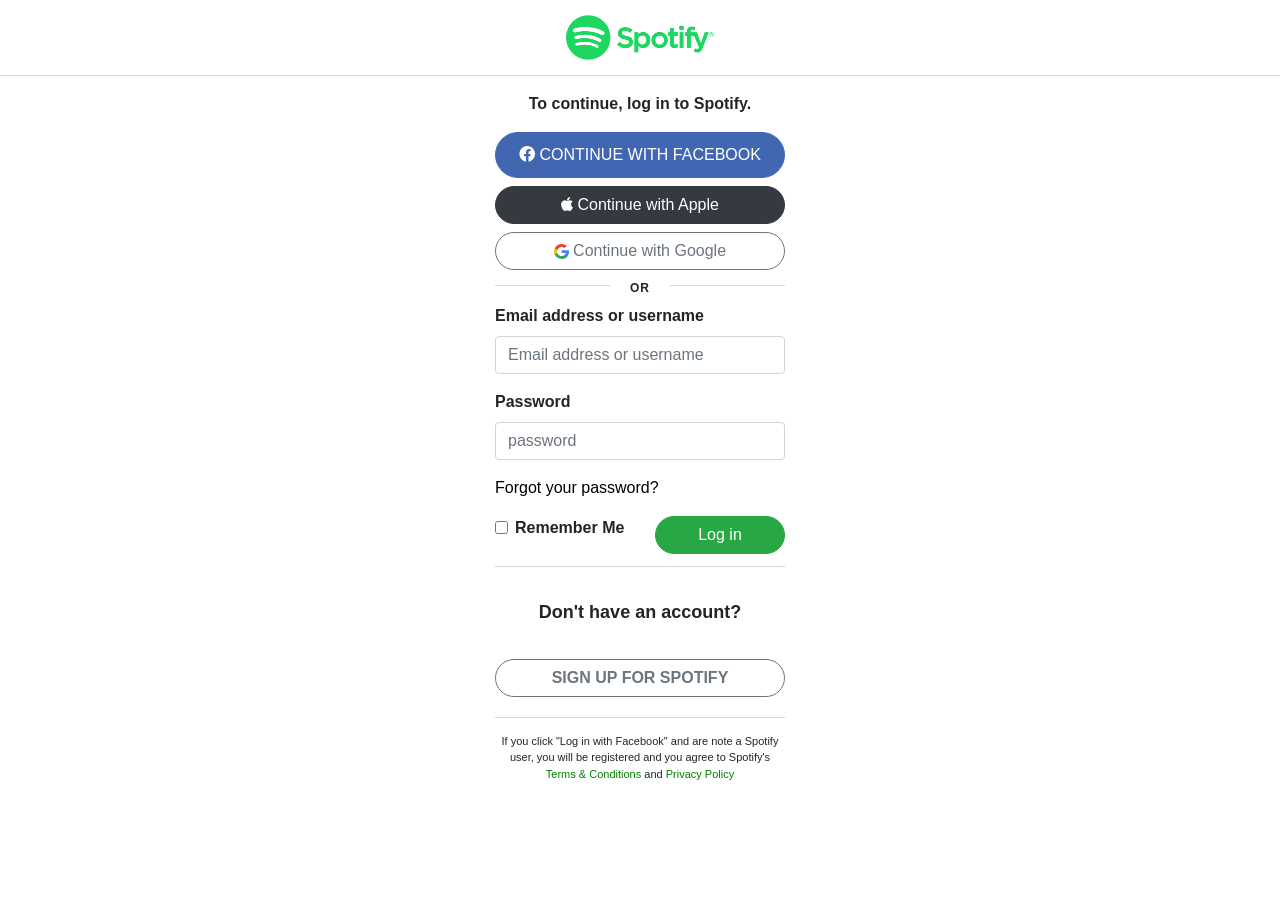
<file: login.html>
<!doctype html>
<html lang="en">
  <head>
    <title>Login</title>
    <link rel="icon" href="assets/images/icon.png">
    <!-- Required meta tags -->
    <meta charset="utf-8">
    <meta name="viewport" content="width=device-width, initial-scale=1, shrink-to-fit=no">

    <!-- Bootstrap CSS -->
    <link rel="stylesheet" href="https://cdn.jsdelivr.net/npm/bootstrap@4.6.0/dist/css/bootstrap.min.css" integrity="sha384-B0vP5xmATw1+K9KRQjQERJvTumQW0nPEzvF6L/Z6nronJ3oUOFUFpCjEUQouq2+l" crossorigin="anonymous">
    <!-- Font Awesome CSS -->
    <link rel="stylesheet" href="https://cdnjs.cloudflare.com/ajax/libs/font-awesome/5.15.3/css/all.min.css" integrity="sha512-iBBXm8fW90+nuLcSKlbmrPcLa0OT92xO1BIsZ+ywDWZCvqsWgccV3gFoRBv0z+8dLJgyAHIhR35VZc2oM/gI1w==" crossorigin="anonymous" referrerpolicy="no-referrer" />
    <link rel="stylesheet" href="assets/css/style.css">
  </head>
  <body class="login-body">
    <div class="container-fluid">
      <div class="row " style="border-bottom: 1px solid #0000002b;">
        <div class="offset-md-4 col-md-4  d-flex justify-content-center">
            <img class="align-item-center" src="assets/images/logo-green.png" width="150px" style="margin-top: 15px; margin-bottom: 15px;">
        </div>
      </div>
      <div class="row row-cols-md-12 row-cols-lg-4 row-cols-sm-12  d-flex justify-content-center">
        <div class="col">
          <div class="login-top text-center">
            <p class="font-weight-bold mt-3">To continue, log in to Spotify.</p>
            <button type="button" class="btn btn-primary btn-block rounded-pill btn-facebook"><i class="fab fa-facebook"></i> Continue with Facebook</button>
            <button type="button" class="btn btn-dark btn-block rounded-pill btn-apply"><i class="fab fa-apple"></i> Continue with Apple</button>
            <button type="button" class="btn btn-outline-secondary btn-block rounded-pill btn-apply"><img src="assets/images/icons/google.svg" height="15px"> Continue with Google</button>
            <div class="divider">
              <strong class="divider-title ng-binding">or</strong>
            </div>
            
          
          </div>
          <div>
            <form class="login-form">
              <div class="form-group">
                <label for="exampleInputEmail1">Email address or username</label>
                <input type="email" placeholder="Email address or username" class="form-control" id="exampleInputEmail1" aria-describedby="emailHelp">
              </div>
              <div class="form-group">
                <label for="exampleInputPassword1">Password</label>
                <input type="password" placeholder="password" class="form-control" id="exampleInputPassword1">
              </div>
              <div class="form-group">
                <a href="#">Forgot your password?</a>
              </div>
              <div class="row">
                <div class="col-6">
                  <div class="form-group form-check">
                    <input type="checkbox" class="form-check-input" id="exampleCheck1">
                    <label class="form-check-label" for="exampleCheck1">Remember Me</label>
                  </div>
                </div>
                <div class="col-6"><button type="submit" class="btn btn-success btn-block rounded-pill">Log in</button></div>
              </div>
            </form>
            <div class="text-center login-footer">
              <h5>Don't have an account?</h5>
              <button type="button" class="btn btn-outline-secondary btn-block rounded-pill btn-apply">Sign up for Spotify</button>
            </div>
            <p class="text-center agree-text">If you click "Log in with Facebook" and are note a Spotify user, you will be registered and you agree to Spotify's <a href="#">Terms & Conditions</a> and <a href="#">Privacy Policy</a></p>
          </div>
        </div>
      </div>
    </div>
    <script src="https://code.jquery.com/jquery-3.5.1.slim.min.js" integrity="sha384-DfXdz2htPH0lsSSs5nCTpuj/zy4C+OGpamoFVy38MVBnE+IbbVYUew+OrCXaRkfj" crossorigin="anonymous"></script>
    <script src="https://cdn.jsdelivr.net/npm/popper.js@1.16.1/dist/umd/popper.min.js" integrity="sha384-9/reFTGAW83EW2RDu2S0VKaIzap3H66lZH81PoYlFhbGU+6BZp6G7niu735Sk7lN" crossorigin="anonymous"></script>
    <script src="https://cdn.jsdelivr.net/npm/bootstrap@4.6.0/dist/js/bootstrap.min.js" integrity="sha384-+YQ4JLhjyBLPDQt//I+STsc9iw4uQqACwlvpslubQzn4u2UU2UFM80nGisd026JF" crossorigin="anonymous"></script>
   
  </body>
</html>
</file>
<file: assets/css/style.css>
:root{
    --primary-color:#1DB954;
    --primary-black:#000000;
    --primary-red-black-gradiant:#191414;
	  --background-noise:url(../images/background-noise.svg)
}

/* 
Importing fonts
*/
@font-face {
	font-family: "CircularSpotifyTxT Book Web";
	src: url("fonts/CircularSpotifyTxT-Book.eot");
	src: url("fonts/CircularSpotifyTxT-Book.svg") format("svg"),
		 url("fonts/CircularSpotifyTxT-Book.ttf") format("truetype"),
		 url("fonts/CircularSpotifyTxT-Book.woff") format("woff"),
		 url("fonts/CircularSpotifyTxT-Book.woff2") format("woff2");
}

@font-face {
	font-family: "CircularSpotifyTxT Book Italic Web";
	src: url("fonts/CircularSpotifyTxT-BookItalic.eot");
	src: url("fonts/CircularSpotifyTxT-BookItalic.svg") format("svg"),
		 url("fonts/CircularSpotifyTxT-BookItalic.ttf") format("truetype"),
		 url("fonts/CircularSpotifyTxT-BookItalic.woff") format("woff"),
		 url("fonts/CircularSpotifyTxT-BookItalic.woff2") format("woff2");
}

@font-face {
	font-family: "CircularSpotifyTxT Light Web";
	src: url("fonts/CircularSpotifyTxT-Light.eot");
	src: url("fonts/CircularSpotifyTxT-Light.svg") format("svg"),
		 url("fonts/CircularSpotifyTxT-Light.ttf") format("truetype"),
		 url("fonts/CircularSpotifyTxT-Light.woff") format("woff"),
		 url("fonts/CircularSpotifyTxT-Light.woff2") format("woff2");
}

@font-face {
	font-family: "CircularSpotifyTxT Light Italic Web";
	src: url("fonts/CircularSpotifyTxT-LightItalic.eot");
	src: url("fonts/CircularSpotifyTxT-LightItalic.svg") format("svg"),
		 url("fonts/CircularSpotifyTxT-LightItalic.ttf") format("truetype"),
		 url("fonts/CircularSpotifyTxT-LightItalic.woff") format("woff"),
		 url("fonts/CircularSpotifyTxT-LightItalic.woff2") format("woff2");
}

@font-face {
	font-family: "CircularSpotifyTxT Medium Web";
	src: url("fonts/CircularSpotifyTxT-Medium.eot");
	src: url("fonts/CircularSpotifyTxT-Medium.svg") format("svg"),
		 url("fonts/CircularSpotifyTxT-Medium.ttf") format("truetype"),
		 url("fonts/CircularSpotifyTxT-Medium.woff") format("woff"),
		 url("fonts/CircularSpotifyTxT-Medium.woff2") format("woff2");
}

@font-face {
	font-family: "CircularSpotifyTxT Medium Italic Web";
	src: url("fonts/CircularSpotifyTxT-MediumItalic.eot");
	src: url("fonts/CircularSpotifyTxT-MediumItalic.svg") format("svg"),
		 url("fonts/CircularSpotifyTxT-MediumItalic.ttf") format("truetype"),
		 url("fonts/CircularSpotifyTxT-MediumItalic.woff") format("woff"),
		 url("fonts/CircularSpotifyTxT-MediumItalic.woff2") format("woff2");
}

@font-face {
	font-family: "CircularSpotifyTxT Black Web";
	src: url("fonts/CircularSpotifyTxT-Black.eot");
	src: url("fonts/CircularSpotifyTxT-Black.ttf") format("truetype"),
		 url("fonts/CircularSpotifyTxT-Black.woff") format("woff"),
		 url("fonts/CircularSpotifyTxT-Black.woff2") format("woff2");
}

@font-face {
	font-family: "CircularSpotifyTxT Black Italic Web";
	src: url("fonts/CircularSpotifyTxT-BlackItalic.eot");
	src: url("fonts/CircularSpotifyTxT-BlackItalic.svg") format("svg"),
		 url("fonts/CircularSpotifyTxT-BlackItalic.ttf") format("truetype"),
		 url("fonts/CircularSpotifyTxT-BlackItalic.woff") format("woff"),
		 url("fonts/CircularSpotifyTxT-BlackItalic.woff2") format("woff2");
}

@font-face {
	font-family: "CircularSpotifyTxT Bold Web";
	src: url("fonts/CircularSpotifyTxT-Bold.eot");
	src: url("fonts/CircularSpotifyTxT-Bold.svg") format("svg"),
		 url("fonts/CircularSpotifyTxT-Bold.ttf") format("truetype"),
		 url("fonts/CircularSpotifyTxT-Bold.woff") format("woff"),
		 url("fonts/CircularSpotifyTxT-Bold.woff2") format("woff2");
}

@font-face {
	font-family: "CircularSpotifyTxT Bold Italic Web";
	src: url("fonts/CircularSpotifyTxT-BoldItalic.eot");
	src: url("fonts/CircularSpotifyTxT-BoldItalic.svg") format("svg"),
		 url("fonts/CircularSpotifyTxT-BoldItalic.ttf") format("truetype"),
		 url("fonts/CircularSpotifyTxT-BoldItalic.woff") format("woff"),
		 url("fonts/CircularSpotifyTxT-BoldItalic.woff2") format("woff2");
}

/*
Style
*/

body{
background: var(--primary-black);
font-family: spotify-circular,spotify-circular-cyrillic,spotify-circular-arabic,spotify-circular-hebrew,Helvetica Neue,helvetica,arial,Hiragino Kaku Gothic Pro,Meiryo,MS Gothic,sans-serif;
}
#main-content-home{
	background: rgb(66,5,0);
	background: linear-gradient(180deg, rgba(66,5,0,1) 0%, rgba(11,11,11,1) 32%);
	color: #b3b3b3;
}
#main-content-album{
	background: linear-gradient(181deg, #eb008e, #363636);
	color: #b3b3b3;
}
a{text-decoration: none;
color: white;}

.logo{
    max-height: 40px;
    margin-top: 20px;
    margin-left: 10px;
	margin-bottom: 15px;
}

.sidebar{
    background-color: black;
    min-height: 100vh;
}

.spotify-black {
    background-color: #191414;
  }
  .spotify-green {
    background-color: #1DB954 !important;
  }
  .white-fade {
    color: #c1c1c1;
  }
  .grey-fade {
    color: #919191;
  }
  .reader {
    background-color: #919191;
  }
  h6{
      font-size: 6px !important;
  }
  .sportifyfooter {
    position: fixed;
    bottom: 0;
    height: 60px;
    width: 100%;
    /* background-color: black; */
    display: flex;
    justify-content: space-between;
    flex-wrap: nowrap;
    z-index: 1;
    padding-bottom: 10px;
    padding-top: 10px;
    margin-left: -15px;
    margin-right: -15px;
  }
  /* =========== CURRENT SECTION ===========  */
  .footerImage {
    width: 50px;
    height: 54px;
    margin: 15px;
    padding: 8px;
  }
  .current-artist {
    margin: 0;
    padding: 0;
    font-size: 10px;
  }
  icon1{
	color: white !important;
  }
    
  /* =========== PLAYER SECTION =========== */
  .firstcol,.secondcol, .thirdcol {
    height: 100%;
    margin: 0;
    display: flex;
    align-items: center;
  }
  .firstblock {
    flex-grow: 2;
    max-width: 33%;
  }
  
  .setcontent {
    justify-content: center;
    flex-flow: column;
    flex-grow: 4;
  }
  .buttons {
    display: flex;
    justify-content: center;
    align-items: center;
    height: 76%;
    width: 100%;
    transform: scale(0.7);
  }
  .style_buttons {
    margin: 0 9px;
  
  }
  .reading_bar {
    height: 24%;
    width: 100%;
    display: flex;
    justify-content: center;

  }
  
  .sizing_bars {
    height: 2.8px;
    width: 50%;
  }
  
  /* =========== SETTINGS ===========  */
  .settings {
    flex-grow: 1.2;
    max-width: 33%;
    display: flex;
    justify-content: center;
    align-items: center;
  }
  
  .settings-buttons {
    margin: 0 6px;
  }
  
  .volume {
    display: flex;
    flex-wrap: nowrap;
    align-items: center;
    width: 130px;
  }
  
  .volume-progress {
    display: inline-block;
    width: 100%;
    padding: 0;
  }
  
  .settings-btn-expanded {
    position: absolute;
    float: right;
    right: 20px;
  }
.navbar{
	padding: .5rem .5rem;
}
.navbar-nav .nav-link{
	color: #b3b3b3;
	padding: 5px 10px;
}
.navbar ul .active a{
	color: white;
	background-color: #8d8d8d99;
	padding: 5px 10px;
    border-radius: 5px;
}
.navbar ul a:hover{
	color: white;
	background-color: #8d8d8d99;
	padding: 5px 10px;
    border-radius: 5px;
}
.navbar ul li{
	padding-bottom: 10px;
}
.btn-link{
	font-weight: 600;
	color: white;
}
.btn-link:hover{
	color: whitesmoke;
	text-decoration: none;
}
#album-header{
  padding-bottom: 30px;
}
#album-header img{
	-webkit-box-shadow: 0 4px 60px rgb(0 0 0 / 50%);
    box-shadow: 0 4px 60px rgb(0 0 0 / 50%);
}
.album-details{
	color: white;
	padding-top: 50px;
}
.album-details h4{
	
    font-size: 14px;
    font-weight: 700;
}
.album-details h1{

	padding: 0.08em 0px;
    font-size: 35px;
    line-height: 48px;
    visibility: visible;
    width: 100%;
	font-weight: 900;
	letter-spacing: -.04em;
}
span.year,span.total-songs{
	font-size: 14px;
}
span.year::before,span.total-songs::before{
	content: "•";
    margin: 0px 4px;
}
#album-play{
	background-color: #00000078;
    margin-left: -15px;
    margin-right: -15px;
	-webkit-box-shadow: 0 4px 60px rgb(0 0 0 / 50%);
    box-shadow: 0 4px 60px rgb(0 0 0 / 50%);
    min-height: 200vh;
}
.album-play{
	margin-left: 15px;
    padding-left: 15px;
	padding-top: 20px;
	
}
.btn-play{
	background-color: #1db954;
	border: none;
	height: 56px; 
	width: 56px;
}
.btn-play:hover{
	height: 60px; 
	width: 60px;
}
.btn-heart,.btn-dot{
	color: rgb(221, 221, 221);
	background: none;
	border: none;
	height: 30px; 
	width: 30px;
	padding: 15px 0px 15px 50px;
}
.btn-heart:hover,.btn-dot:hover{
	color: white;
}
button svg{
	fill: white;
}

#album-play table{
	margin-left: 15px;
	margin-right: 15px;
	margin-top: 20px;
	color: rgb(179, 179, 179);
}
#album-play table tr td:first-child,th:first-child{
	width: 5%;
}
#album-play table tr td:last-child,th:last-child{
	width: 10%;
}
#album-play table tr th{
	font-weight: 300;
}
#album-play table tr td{
	padding-bottom: 10px;
}
#album-play table tr:first-child{
	border-bottom: 1px solid;
}

.song-title{
	color: white;
	font-size: 16px;
    font-weight: 400;
    letter-spacing: normal;
    line-height: 24px;
    text-transform: none;
}
.album-name{
	font-size: 14px;
    font-weight: 400;
    letter-spacing: normal;
    line-height: 24px;
    text-transform: none;
}

/** code for good moring section **/
.morning-cards .card{
	background-color: rgba(255, 255, 255, 0.09);
    box-shadow: 12px 12px 12px 2px #00000055;
}

#nav-top,#recently-played, #morning, #show-to-try,#album-header{
	padding: 0px 32px;
	margin-bottom: 50px;
}
.recently-played-cards .card, .show-to-try .card{
	background-color: rgba(255, 255, 255, 0.09);
    box-shadow: 12px 12px 12px 2px #00000055;
	padding: 16px;
}
.recently-played-cards .card-body, .show-to-try .card-body{
	padding: 5px;
}
.recently-played-cards img,.show-to-try img{
	border-radius: 12px;
}
.recently-played-cards .card-title{
	font-size: 15px;
	font-weight: 600;
}
.spotify-black {
    background-color: #000000;
  }
  .spotify-green {
    background-color: #1DB954 !important;
  }
  .white-fade {
    color: #c1c1c1;
  }
  .grey-fade {
    color: #919191;
  }
  .reader {
    background-color: #919191;
  }
.sportifyfooter {
    position: fixed;
    bottom: 0;
    height: 60px;
    width: 100%;
    border-top: 1px solid #282828;
    display: flex;
    justify-content: space-between;
    flex-wrap: nowrap;
    z-index: 1;
    padding-bottom: 10px;
    padding-top: 10px;
    margin-left: -15px;
    margin-right: -15px;
  }
  /* =========== CURRENT SECTION ===========  */
  .footerImage {
    width: 50px;
    height: 54px;
    margin: 15px;
    padding: 8px;
  }
  .current-artist {
    margin: 0;
    padding: 0;
    font-size: 10px;
  }
  icon1{
	color: white !important;
  }
    
  /* =========== PLAYER SECTION =========== */
  .firstcol,.secondcol, .thirdcol {
    height: 100%;
    margin: 0;
    display: flex;
    align-items: center;
  }
  .firstblock {
    flex-grow: 2;
    max-width: 33%;
  }
  
  .setcontent {
    justify-content: center;
    flex-flow: column;
    flex-grow: 4;
  }
  .buttons {
    display: flex;
    justify-content: center;
    align-items: center;
    height: 76%;
    width: 100%;
    transform: scale(0.7);
  }
  .style_buttons {
    margin: 0 9px;
  
  }
  .reading_bar {
    height: 24%;
    width: 100%;
    display: flex;
    justify-content: center;

  }
  
  .sizing_bars {
    height: 2.8px;
    width: 50%;
  }
  
  /* =========== SETTINGS ===========  */
  .settings {
    flex-grow: 1.2;
    max-width: 33%;
    display: flex;
    justify-content: center;
    align-items: center;
  }
  
  .settings-buttons {
    margin: 0 6px;
  }
  
  .volume {
    display: flex;
    flex-wrap: nowrap;
    align-items: center;
    width: 130px;
  }
  
  .volume-progress {
    display: inline-block;
    width: 100%;
    padding: 0;
  }
  
  .settings-btn-expanded {
    position: absolute;
    float: right;
    right: 20px;
  }
  .player-song-title{
	font-size: 16px;
	font-weight: 500;
	color: white;
	line-height: 10px;
	padding-top: 15px;
  }
  .player-album-name{
	font-size: 13px;
	font-weight: 500;
	color: white;
  }
  svg{
	fill: #fff;
  }
  
  @media (min-width: 768px){
	.player-song-title{
	  line-height: 18px;
  
	}
  }

.player-song-title{
  font-size: 16px;
  font-weight: 500;
  color: white;
  line-height: 10px;
  padding-top: 15px;
}
.player-album-name{
  font-size: 13px;
  font-weight: 500;
  color: white;
}
svg{
  fill: #fff;
}

@media (min-width: 768px){
  .player-song-title{
    line-height: 18px;

  }
}


/** CSS code for Artist page **/
#artist-header{
  padding: 30px 32px;
}

#main-content-artist{
  background-image: url(../images/artist/artist-bg.jpg);
  background-size: cover;
  background-repeat: no-repeat;
  background-attachment: scroll;
  background-position: 50% 15%;
	color: #b3b3b3;
  height: 370px;
}

.artist-bg{
  background: -webkit-gradient(linear,left top,left bottom,from(transparent),to(rgba(0,0,0,.5))),var(--background-noise);
  content-visibility: auto;
  position: absolute;
  width: 100%;
}

#artist-header h1{
  font-size: 96px;
  line-height: 96px;
  
}
.artist-play{
  background: linear-gradient(176deg, #787878, black)
}
.btn-follow{
  margin-left: 40px;
  height: 32px;
  margin-top: 12px;
  font-size: 12px;
  font-weight: 800;
  color: #d7d7d7;
  border: 1px solid #d7d7d7;
}
.artist-play .btn-dot{
	color: rgb(221, 221, 221);
	background: none;
	border: none;
	height: 30px; 
	width: 30px;
	padding: 15px 0px 15px 20px;
}
.artist-details{
padding: 0px 32px;
}
.artist-details h3{
  padding: 15px 0px;
  color: white;
  font-size: 24px;
  font-weight: 700;
  letter-spacing: -.04em;
  line-height: 28px;
  text-transform: none;
}
.artist-details #artist-table tr{
  border: none !important;;
}

.popular-releases .card{
  background: transparent;
  box-shadow: 1px 1px #0000004f;
}
.popular-releases img{
  padding: 15px;
}
/* code for login page */
.login-body{
  background: white;
}
.btn-facebook{
  background: #4267B2;
  border-color: #4267B2;
  text-transform: uppercase;
  padding: 10px;
  font-weight: 500;
}
.btn-apple{
  background:black;
  border-color: black;
  text-transform: uppercase;
  padding: 10px;
  font-weight: 500;
}

.login-top span::before{
content: '------------';
}
.login-top span::after{
  content: '------------';
  }

.divider{
  border-top: 1px solid #d9dadc;
  display: block;
  line-height: 1px;
  margin: 15px 0;
  position: relative;
  text-align: center;
}
.divider .divider-title {
  background: #fff;
  font-size: 12px;
  letter-spacing: 1px;
  padding: 0 20px;
  text-transform: uppercase;
}

.login-form label{
  font-weight: 700;
}
.login-form a{
  color:black
}
.login-form{
  padding-bottom: 10px;
  border-bottom: 1px solid #0000002b;
}

.login-footer h5{
  margin: 35px 0px;
  font-size: 18px;
  font-weight: 900;
}
.login-footer .btn{
  text-transform: uppercase;
  font-weight: 700;
  margin-bottom: 20px;
}
.login-footer{
  border-bottom: 1px solid #0000002b;
}
.agree-text{
  font-size: 11px;
  padding: 15px 0px;
}
.agree-text a{
  color:green
}
.aritst-pick-card{
  background: transparent;
  border: none;
}
.aritst-pick-card p{
  margin-bottom: 0px;
}
.aritst-pick-card .card-body{
  padding: 5px;
}
</file>
